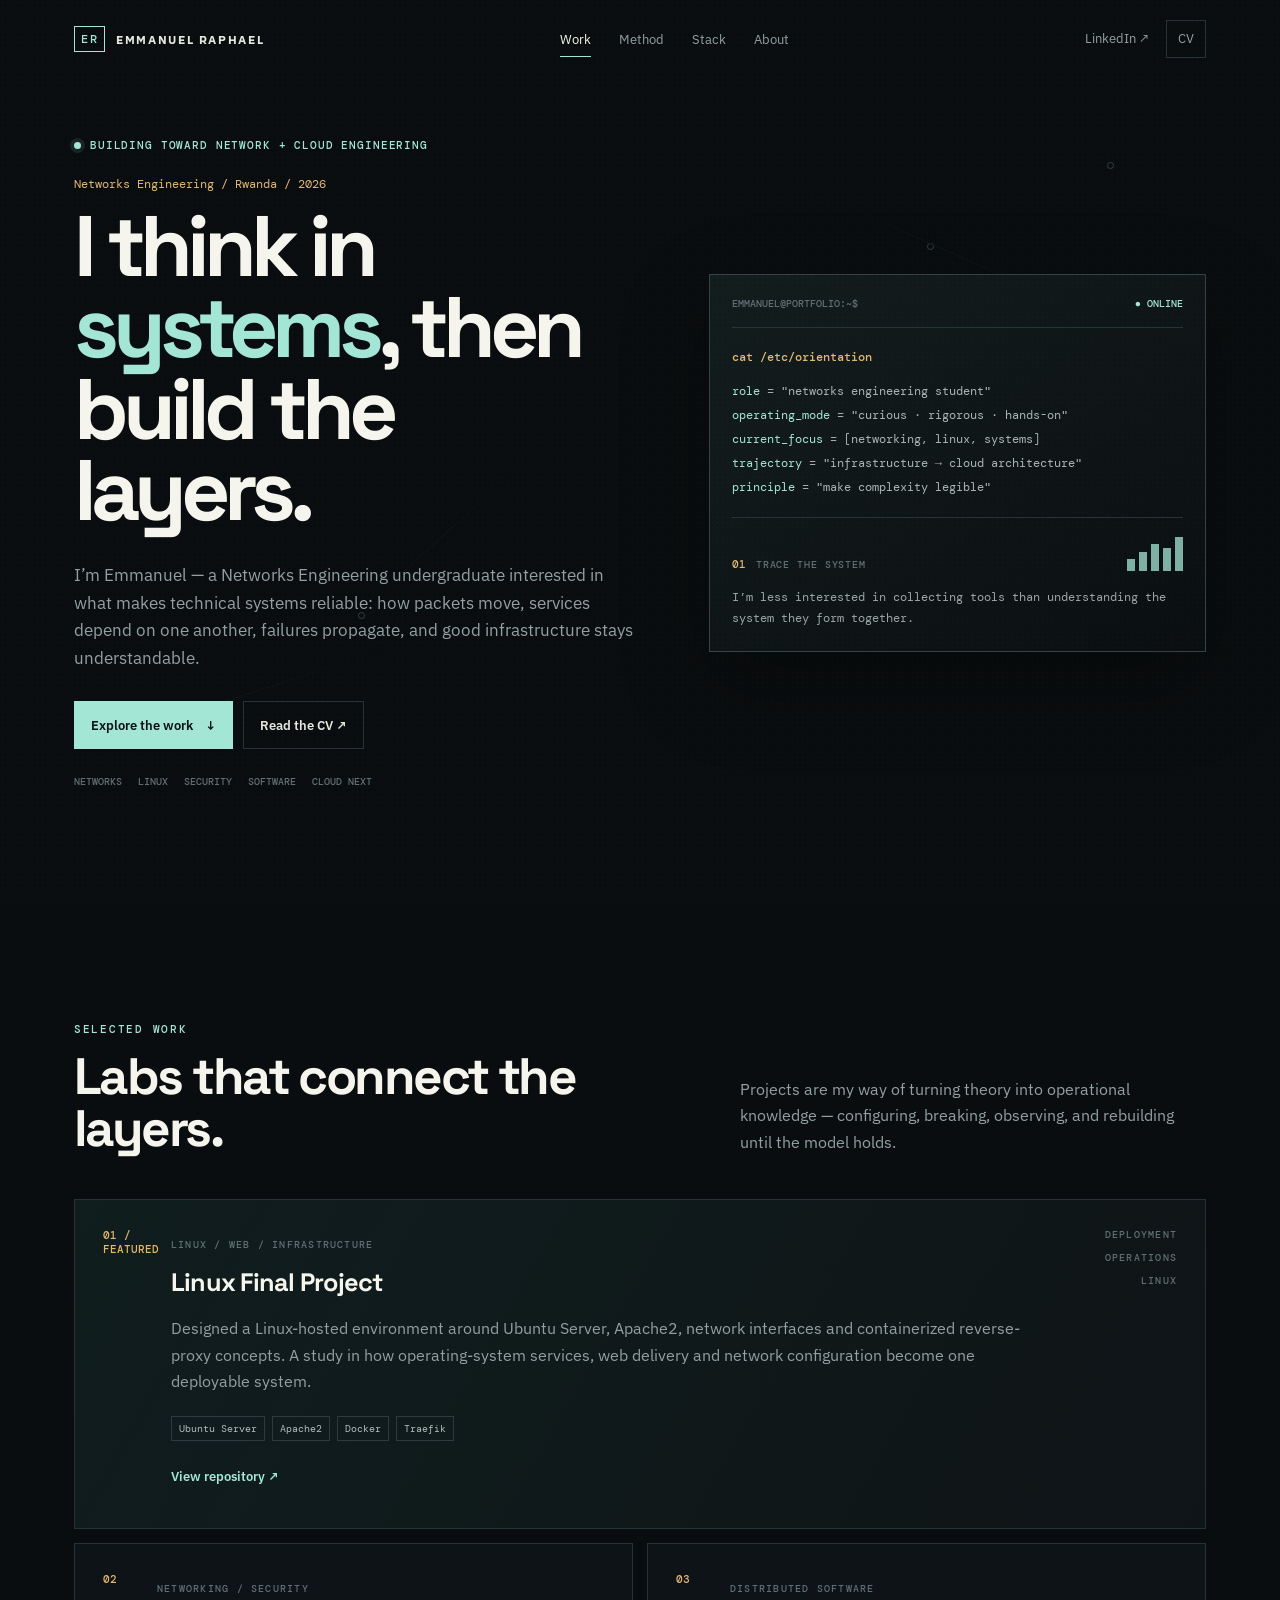
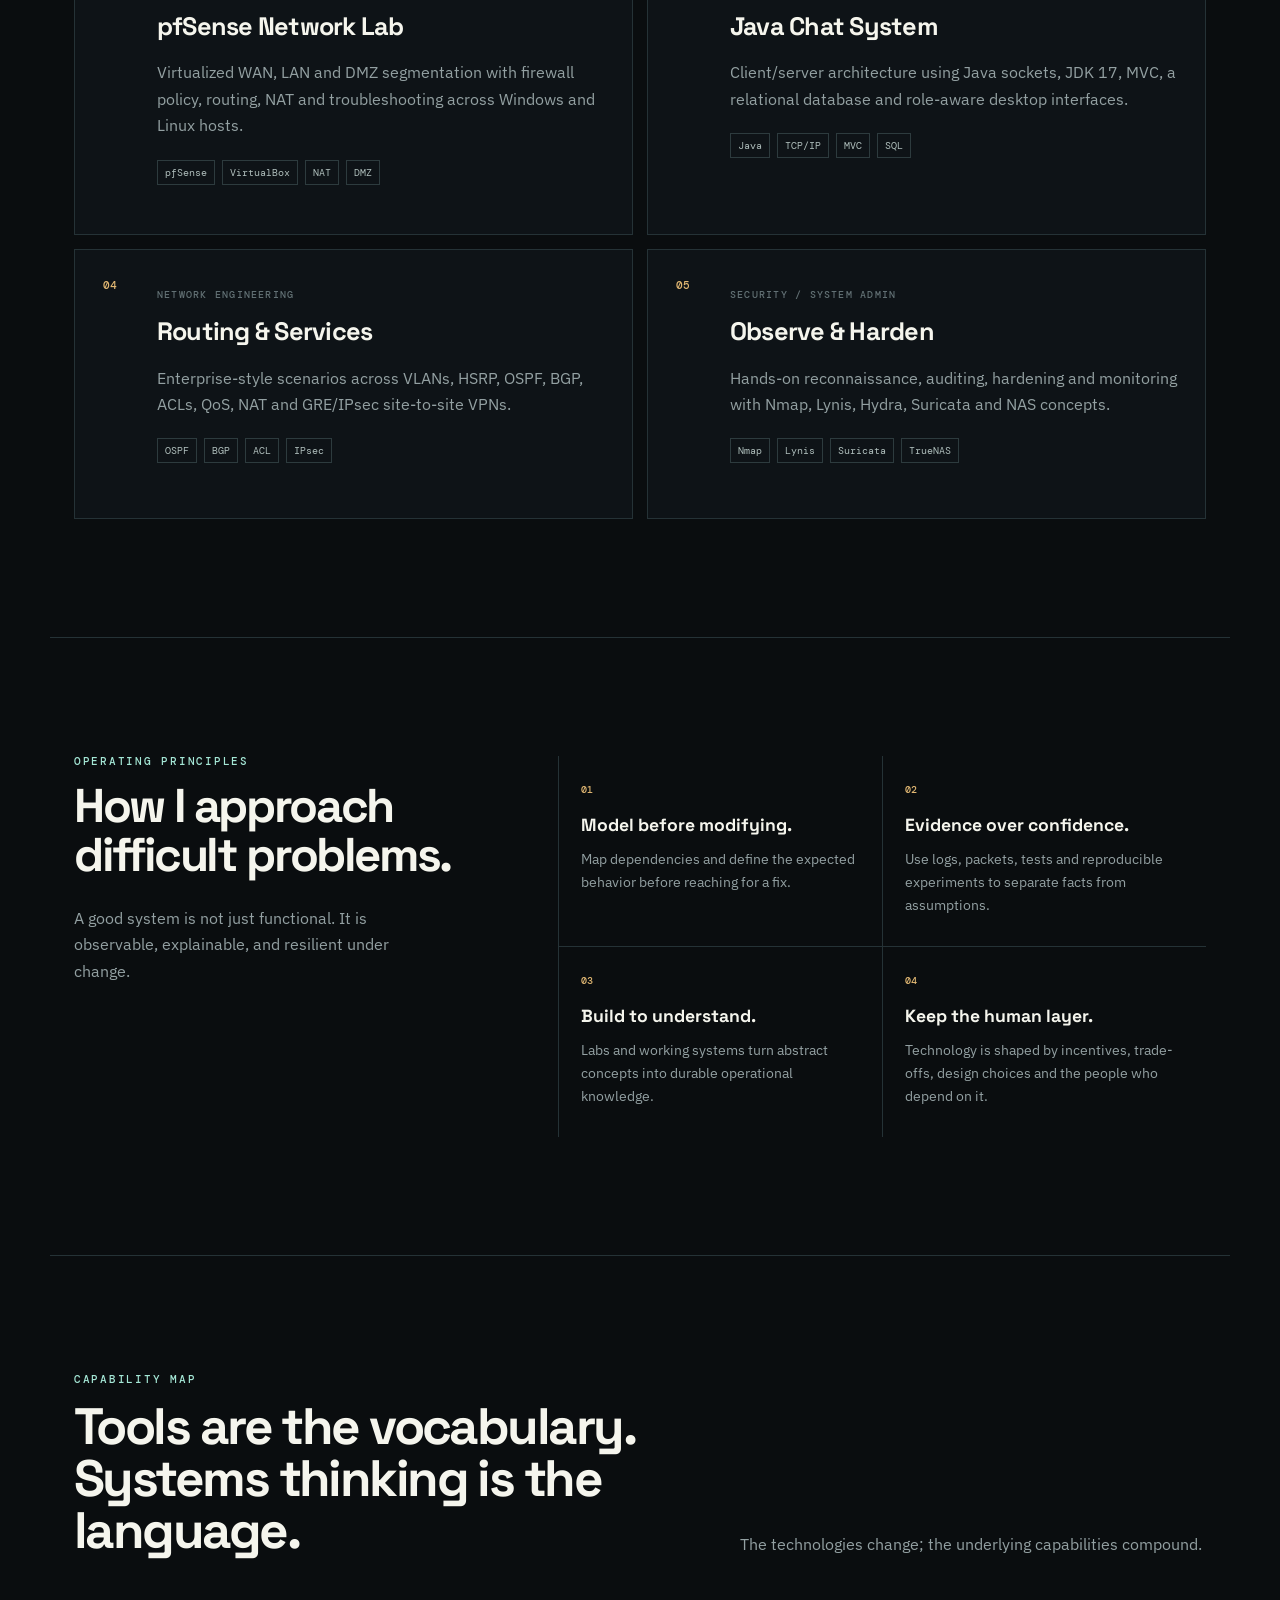
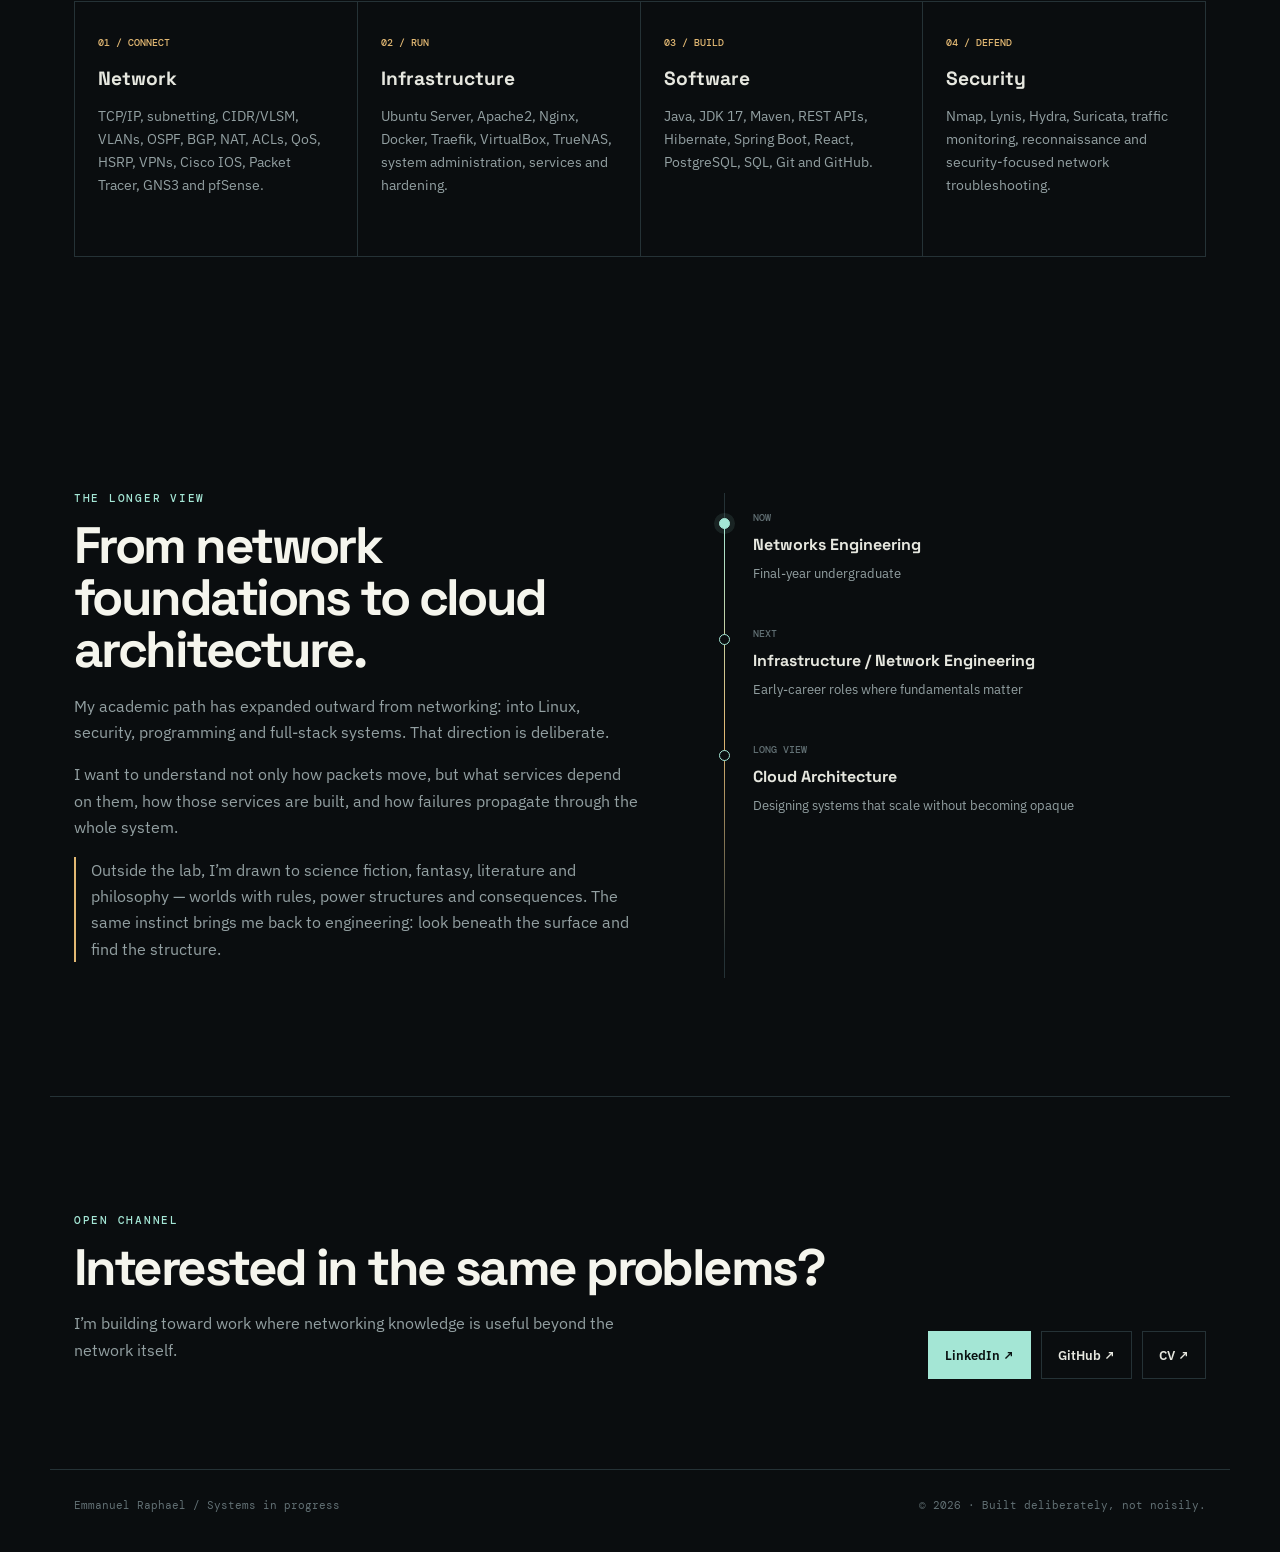
<file: index.html>
<!DOCTYPE html>
<html lang="en">
<head>
  <meta charset="utf-8">
  <meta name="viewport" content="width=device-width, initial-scale=1">
  <meta name="description" content="Emmanuel Raphael — Networks Engineering undergraduate building reliable systems across networking, Linux, cloud and software.">
  <title>Emmanuel Raphael — Systems, Networks & Cloud</title>
  <link rel="preconnect" href="https://fonts.googleapis.com">
  <link rel="preconnect" href="https://fonts.gstatic.com" crossorigin>
  <link href="https://fonts.googleapis.com/css2?family=DM+Mono:wght@400;500&family=IBM+Plex+Sans:wght@400;500;600;700&family=Space+Grotesk:wght@500;600;700&display=swap" rel="stylesheet">
  <link rel="stylesheet" href="style.css">
</head>
<body>
  <div class="grain" aria-hidden="true"></div>
  <div class="topology" aria-hidden="true"><span class="node n1"></span><span class="node n2"></span><span class="node n3"></span><span class="node n4"></span><span class="node n5"></span><span class="line l1"></span><span class="line l2"></span><span class="line l3"></span><span class="line l4"></span></div>

  <header class="site-header">
    <a class="brand" href="#top" aria-label="Emmanuel Raphael home"><span class="brand-mark">ER</span><span>EMMANUEL RAPHAEL</span></a>
    <nav aria-label="Primary navigation"><a href="#work">Work</a><a href="#method">Method</a><a href="#stack">Stack</a><a href="#about">About</a></nav>
    <div class="header-links"><a href="https://www.linkedin.com/in/emmanuel-kur/" target="_blank" rel="noreferrer">LinkedIn ↗</a><a class="header-cv" href="cv.html">CV</a></div>
  </header>

  <main id="top">
    <section class="hero section">
      <div class="hero-copy">
        <div class="status-line"><span class="status-dot"></span><span>BUILDING TOWARD NETWORK + CLOUD ENGINEERING</span></div>
        <p class="hero-kicker">Networks Engineering / Rwanda / 2026</p>
        <h1>I think in <em>systems</em>, then build the layers.</h1>
        <p class="hero-text">I’m Emmanuel — a Networks Engineering undergraduate interested in what makes technical systems reliable: how packets move, services depend on one another, failures propagate, and good infrastructure stays understandable.</p>
        <div class="hero-actions"><a class="button primary" href="#work">Explore the work <span>↓</span></a><a class="button secondary" href="cv.html">Read the CV ↗</a></div>
        <div class="hero-meta"><span>NETWORKS</span><span>LINUX</span><span>SECURITY</span><span>SOFTWARE</span><span>CLOUD NEXT</span></div>
      </div>
      <aside class="hero-console" aria-label="Current orientation">
        <div class="console-top"><span>EMMANUEL@PORTFOLIO:~$</span><span class="console-live">● ONLINE</span></div>
        <div class="console-command">cat /etc/orientation</div>
        <div class="console-output"><p><b>role</b> = "networks engineering student"</p><p><b>operating_mode</b> = "curious · rigorous · hands-on"</p><p><b>current_focus</b> = [networking, linux, systems]</p><p><b>trajectory</b> = "infrastructure → cloud architecture"</p><p><b>principle</b> = "make complexity legible"</p></div>
        <div class="console-divider"></div>
        <div class="layer-map"><div class="layer-label"><span>01</span><small>TRACE THE SYSTEM</small></div><div class="layer-bars"><i></i><i></i><i></i><i></i><i></i></div></div>
        <p class="console-note">I’m less interested in collecting tools than understanding the system they form together.</p>
      </aside>
    </section>

    <section id="work" class="section work-section">
      <div class="section-heading"><div><p class="eyebrow">SELECTED WORK</p><h2>Labs that connect the layers.</h2></div><p>Projects are my way of turning theory into operational knowledge — configuring, breaking, observing, and rebuilding until the model holds.</p></div>
      <div class="project-grid">
        <article class="project-card feature"><div class="project-index">01 / FEATURED</div><div class="project-main"><p class="project-type">LINUX / WEB / INFRASTRUCTURE</p><h3>Linux Final Project</h3><p>Designed a Linux-hosted environment around Ubuntu Server, Apache2, network interfaces and containerized reverse-proxy concepts. A study in how operating-system services, web delivery and network configuration become one deployable system.</p><div class="tags"><span>Ubuntu Server</span><span>Apache2</span><span>Docker</span><span>Traefik</span></div><a class="text-link" href="https://github.com/Immanuel23rd/Linux_Final_Project" target="_blank" rel="noreferrer">View repository ↗</a></div><div class="project-aside"><span>DEPLOYMENT</span><span>OPERATIONS</span><span>LINUX</span></div></article>
        <article class="project-card"><div class="project-index">02</div><div class="project-main"><p class="project-type">NETWORKING / SECURITY</p><h3>pfSense Network Lab</h3><p>Virtualized WAN, LAN and DMZ segmentation with firewall policy, routing, NAT and troubleshooting across Windows and Linux hosts.</p><div class="tags"><span>pfSense</span><span>VirtualBox</span><span>NAT</span><span>DMZ</span></div></div></article>
        <article class="project-card"><div class="project-index">03</div><div class="project-main"><p class="project-type">DISTRIBUTED SOFTWARE</p><h3>Java Chat System</h3><p>Client/server architecture using Java sockets, JDK 17, MVC, a relational database and role-aware desktop interfaces.</p><div class="tags"><span>Java</span><span>TCP/IP</span><span>MVC</span><span>SQL</span></div></div></article>
        <article class="project-card"><div class="project-index">04</div><div class="project-main"><p class="project-type">NETWORK ENGINEERING</p><h3>Routing &amp; Services</h3><p>Enterprise-style scenarios across VLANs, HSRP, OSPF, BGP, ACLs, QoS, NAT and GRE/IPsec site-to-site VPNs.</p><div class="tags"><span>OSPF</span><span>BGP</span><span>ACL</span><span>IPsec</span></div></div></article>
        <article class="project-card"><div class="project-index">05</div><div class="project-main"><p class="project-type">SECURITY / SYSTEM ADMIN</p><h3>Observe &amp; Harden</h3><p>Hands-on reconnaissance, auditing, hardening and monitoring with Nmap, Lynis, Hydra, Suricata and NAS concepts.</p><div class="tags"><span>Nmap</span><span>Lynis</span><span>Suricata</span><span>TrueNAS</span></div></div></article>
      </div>
    </section>

    <section id="method" class="section method-section"><div class="method-intro"><p class="eyebrow">OPERATING PRINCIPLES</p><h2>How I approach difficult problems.</h2><p class="method-summary">A good system is not just functional. It is observable, explainable, and resilient under change.</p></div><div class="method-grid"><div class="method-card"><span>01</span><h3>Model before modifying.</h3><p>Map dependencies and define the expected behavior before reaching for a fix.</p></div><div class="method-card"><span>02</span><h3>Evidence over confidence.</h3><p>Use logs, packets, tests and reproducible experiments to separate facts from assumptions.</p></div><div class="method-card"><span>03</span><h3>Build to understand.</h3><p>Labs and working systems turn abstract concepts into durable operational knowledge.</p></div><div class="method-card"><span>04</span><h3>Keep the human layer.</h3><p>Technology is shaped by incentives, trade-offs, design choices and the people who depend on it.</p></div></div></section>

    <section id="stack" class="section stack-section"><div class="section-heading"><div><p class="eyebrow">CAPABILITY MAP</p><h2>Tools are the vocabulary. Systems thinking is the language.</h2></div><p>The technologies change; the underlying capabilities compound.</p></div><div class="skill-grid"><div class="skill-block"><span>01 / CONNECT</span><h3>Network</h3><p>TCP/IP, subnetting, CIDR/VLSM, VLANs, OSPF, BGP, NAT, ACLs, QoS, HSRP, VPNs, Cisco IOS, Packet Tracer, GNS3 and pfSense.</p></div><div class="skill-block"><span>02 / RUN</span><h3>Infrastructure</h3><p>Ubuntu Server, Apache2, Nginx, Docker, Traefik, VirtualBox, TrueNAS, system administration, services and hardening.</p></div><div class="skill-block"><span>03 / BUILD</span><h3>Software</h3><p>Java, JDK 17, Maven, REST APIs, Hibernate, Spring Boot, React, PostgreSQL, SQL, Git and GitHub.</p></div><div class="skill-block"><span>04 / DEFEND</span><h3>Security</h3><p>Nmap, Lynis, Hydra, Suricata, traffic monitoring, reconnaissance and security-focused network troubleshooting.</p></div></div></section>

    <section id="about" class="section about-section"><div class="about-copy"><p class="eyebrow">THE LONGER VIEW</p><h2>From network foundations to cloud architecture.</h2><p>My academic path has expanded outward from networking: into Linux, security, programming and full-stack systems. That direction is deliberate.</p><p>I want to understand not only how packets move, but what services depend on them, how those services are built, and how failures propagate through the whole system.</p><p class="aside-line">Outside the lab, I’m drawn to science fiction, fantasy, literature and philosophy — worlds with rules, power structures and consequences. The same instinct brings me back to engineering: look beneath the surface and find the structure.</p></div><div class="trajectory"><div class="trajectory-line"></div><div class="trajectory-step active"><span>NOW</span><strong>Networks Engineering</strong><p>Final-year undergraduate</p></div><div class="trajectory-step"><span>NEXT</span><strong>Infrastructure / Network Engineering</strong><p>Early-career roles where fundamentals matter</p></div><div class="trajectory-step"><span>LONG VIEW</span><strong>Cloud Architecture</strong><p>Designing systems that scale without becoming opaque</p></div></div></section>

    <section id="contact" class="section contact-section"><div><p class="eyebrow">OPEN CHANNEL</p><h2>Interested in the same problems?</h2><p>I’m building toward work where networking knowledge is useful beyond the network itself.</p></div><div class="contact-actions"><a class="button primary" href="https://www.linkedin.com/in/emmanuel-kur/" target="_blank" rel="noreferrer">LinkedIn ↗</a><a class="button secondary" href="https://github.com/Immanuel23rd" target="_blank" rel="noreferrer">GitHub ↗</a><a class="button secondary" href="cv.html">CV ↗</a></div></section>
  </main>
  <footer><span>Emmanuel Raphael / Systems in progress</span><span>© <span data-year>2026</span> · Built deliberately, not noisily.</span></footer>
  <script src="script.js"></script>
</body>
</html>
</file>
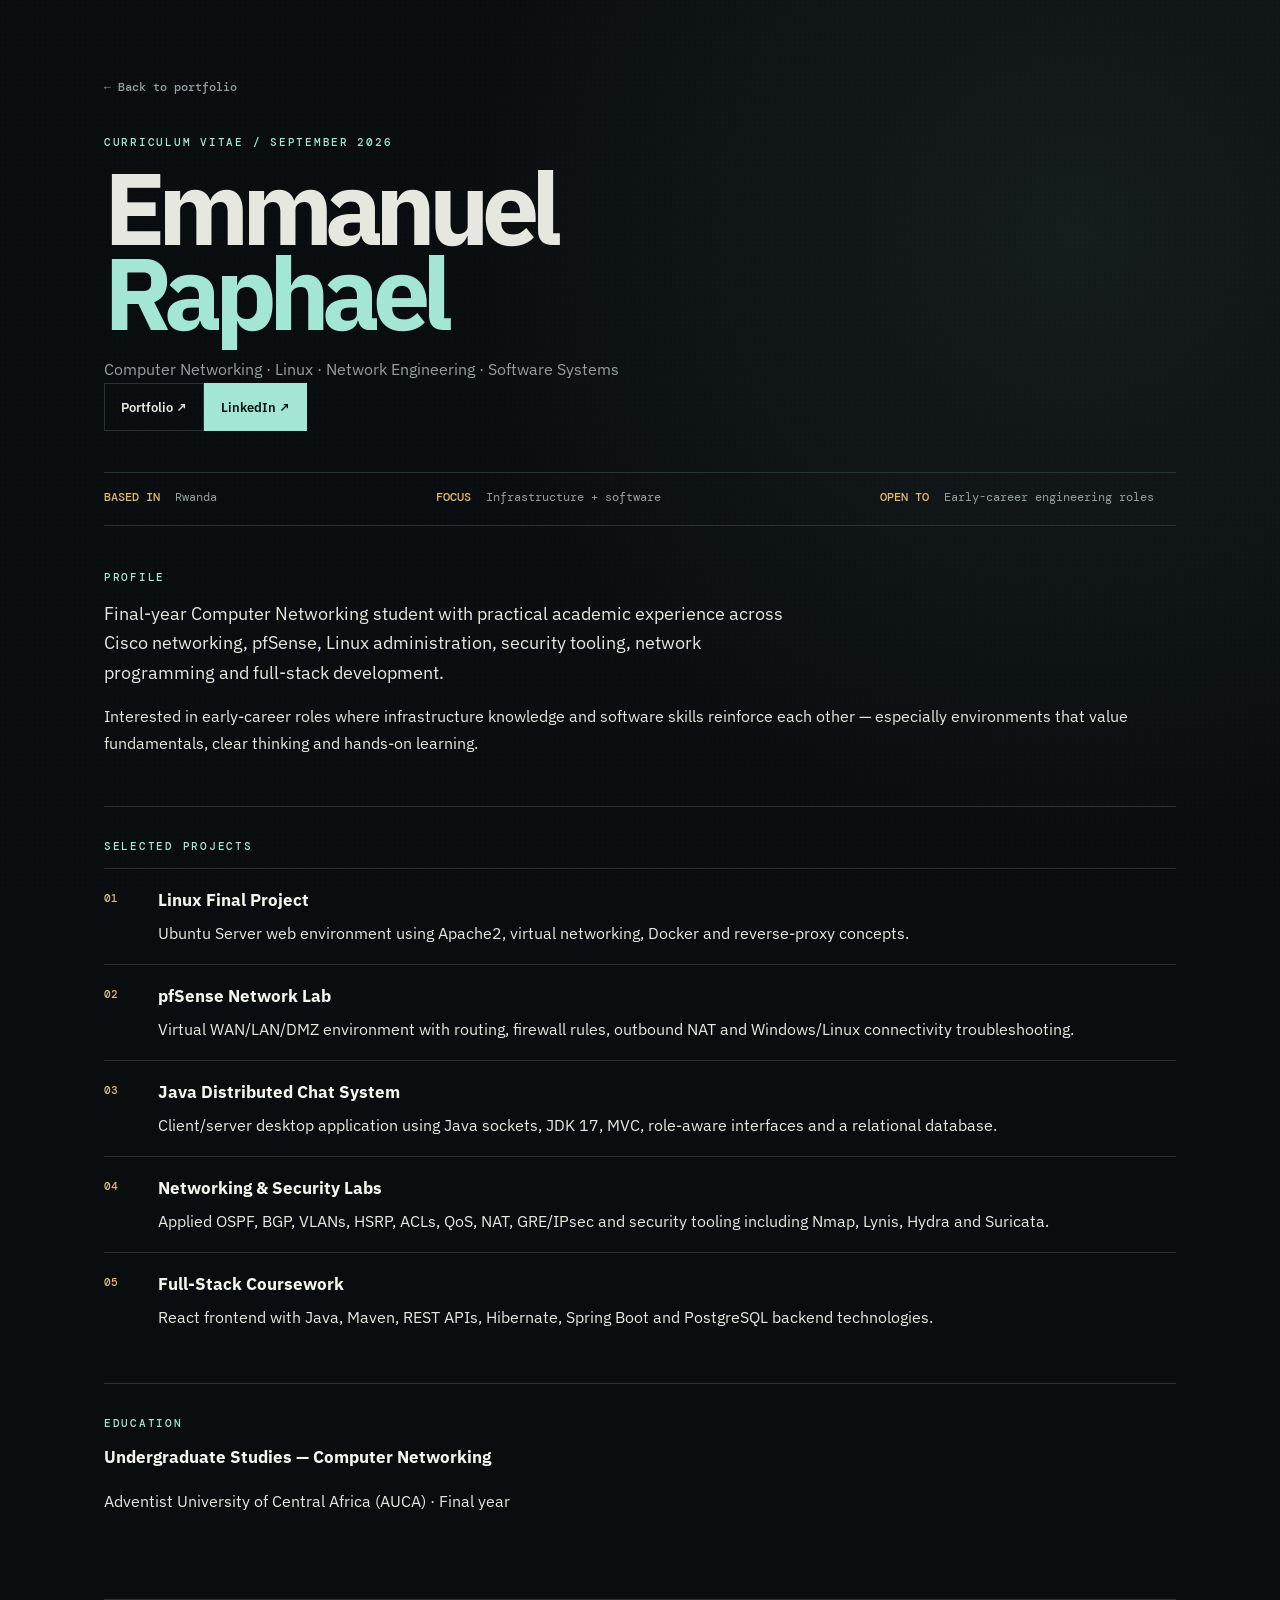
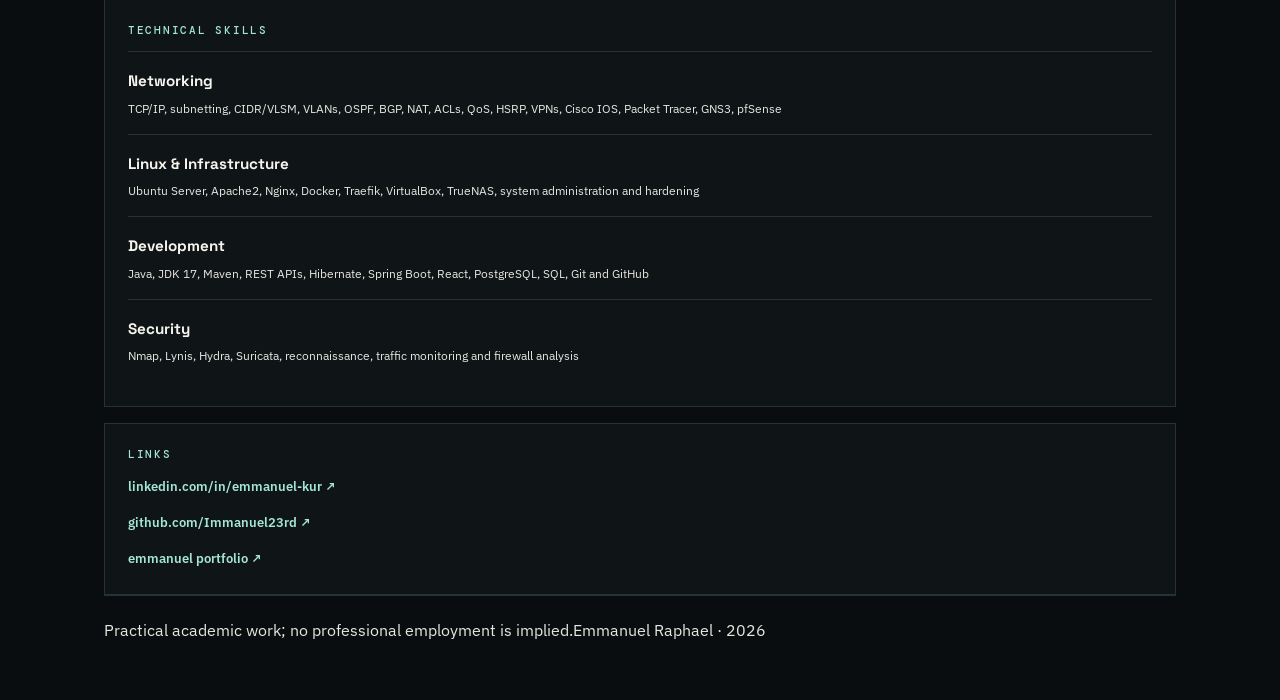
<file: cv.html>
<!DOCTYPE html>
<html lang="en">
<head>
  <meta charset="utf-8">
  <meta name="viewport" content="width=device-width, initial-scale=1">
  <meta name="description" content="Emmanuel Raphael — Computer Networking, Linux, network engineering and software systems CV.">
  <title>Emmanuel Raphael — CV</title>
  <link rel="preconnect" href="https://fonts.googleapis.com">
  <link rel="preconnect" href="https://fonts.gstatic.com" crossorigin>
  <link href="https://fonts.googleapis.com/css2?family=DM+Mono:wght@400;500&family=IBM+Plex+Sans:wght@400;500;600;700&family=Space+Grotesk:wght@500;600;700&display=swap" rel="stylesheet">
  <link rel="stylesheet" href="style.css">
</head>
<body class="cv-body">
  <div class="grain" aria-hidden="true"></div>
  <main class="section cv-page">
    <div class="cv-top">
      <div class="cv-heading">
        <a class="cv-back" href="index.html">← Back to portfolio</a>
        <p class="eyebrow">CURRICULUM VITAE / SEPTEMBER 2026</p>
        <h1>Emmanuel<br><span>Raphael</span></h1>
        <p class="cv-sub">Computer Networking · Linux · Network Engineering · Software Systems</p>
      </div>
      <div class="cv-actions"><a class="button secondary" href="index.html">Portfolio ↗</a><a class="button primary" href="https://www.linkedin.com/in/emmanuel-kur/" target="_blank" rel="noreferrer">LinkedIn ↗</a></div>
    </div>

    <div class="cv-contact-strip"><span><b>BASED IN</b> Rwanda</span><span><b>FOCUS</b> Infrastructure + software</span><span><b>OPEN TO</b> Early-career engineering roles</span></div>

    <div class="cv-grid">
      <section class="cv-main-column">
        <div class="cv-block cv-profile"><p class="eyebrow">PROFILE</p><p class="cv-lead">Final-year Computer Networking student with practical academic experience across Cisco networking, pfSense, Linux administration, security tooling, network programming and full-stack development.</p><p class="cv-muted">Interested in early-career roles where infrastructure knowledge and software skills reinforce each other — especially environments that value fundamentals, clear thinking and hands-on learning.</p></div>
        <div class="cv-block"><p class="eyebrow">SELECTED PROJECTS</p><div class="cv-project"><div class="cv-project-number">01</div><div><h3>Linux Final Project</h3><p class="cv-muted">Ubuntu Server web environment using Apache2, virtual networking, Docker and reverse-proxy concepts.</p></div></div><div class="cv-project"><div class="cv-project-number">02</div><div><h3>pfSense Network Lab</h3><p class="cv-muted">Virtual WAN/LAN/DMZ environment with routing, firewall rules, outbound NAT and Windows/Linux connectivity troubleshooting.</p></div></div><div class="cv-project"><div class="cv-project-number">03</div><div><h3>Java Distributed Chat System</h3><p class="cv-muted">Client/server desktop application using Java sockets, JDK 17, MVC, role-aware interfaces and a relational database.</p></div></div><div class="cv-project"><div class="cv-project-number">04</div><div><h3>Networking &amp; Security Labs</h3><p class="cv-muted">Applied OSPF, BGP, VLANs, HSRP, ACLs, QoS, NAT, GRE/IPsec and security tooling including Nmap, Lynis, Hydra and Suricata.</p></div></div><div class="cv-project"><div class="cv-project-number">05</div><div><h3>Full-Stack Coursework</h3><p class="cv-muted">React frontend with Java, Maven, REST APIs, Hibernate, Spring Boot and PostgreSQL backend technologies.</p></div></div></div>
        <div class="cv-block"><p class="eyebrow">EDUCATION</p><h3>Undergraduate Studies — Computer Networking</h3><p class="cv-muted">Adventist University of Central Africa (AUCA) · Final year</p></div>
      </section>
      <aside class="cv-side-column">
        <div class="cv-side-card"><p class="eyebrow">TECHNICAL SKILLS</p><div class="cv-skill"><strong>Networking</strong><p class="cv-muted">TCP/IP, subnetting, CIDR/VLSM, VLANs, OSPF, BGP, NAT, ACLs, QoS, HSRP, VPNs, Cisco IOS, Packet Tracer, GNS3, pfSense</p></div><div class="cv-skill"><strong>Linux &amp; Infrastructure</strong><p class="cv-muted">Ubuntu Server, Apache2, Nginx, Docker, Traefik, VirtualBox, TrueNAS, system administration and hardening</p></div><div class="cv-skill"><strong>Development</strong><p class="cv-muted">Java, JDK 17, Maven, REST APIs, Hibernate, Spring Boot, React, PostgreSQL, SQL, Git and GitHub</p></div><div class="cv-skill"><strong>Security</strong><p class="cv-muted">Nmap, Lynis, Hydra, Suricata, reconnaissance, traffic monitoring and firewall analysis</p></div></div>
        <div class="cv-side-card cv-links"><p class="eyebrow">LINKS</p><a class="text-link" href="https://www.linkedin.com/in/emmanuel-kur/" target="_blank" rel="noreferrer">linkedin.com/in/emmanuel-kur ↗</a><a class="text-link" href="https://github.com/Immanuel23rd" target="_blank" rel="noreferrer">github.com/Immanuel23rd ↗</a><a class="text-link" href="index.html">emmanuel portfolio ↗</a></div>
      </aside>
    </div>
    <div class="cv-foot"><span>Practical academic work; no professional employment is implied.</span><span>Emmanuel Raphael · 2026</span></div>
  </main>
</body>
</html>
</file>
<file: style.css>
:root{--bg:#0a0d0f;--panel:#101619;--panel2:#131b1d;--text:#e6e7df;--muted:#93a0a2;--faint:#627074;--line:#253236;--cyan:#a4e6d5;--amber:#e2b873;--red:#d97962;--white:#f5f5ed;--max:1180px;--ease:cubic-bezier(.23,1,.32,1)}*{box-sizing:border-box}html{scroll-behavior:smooth}body{margin:0;background:var(--bg);color:var(--text);font-family:'IBM Plex Sans',system-ui,sans-serif;line-height:1.65}a{color:inherit;text-decoration:none}.grain{position:fixed;inset:0;pointer-events:none;opacity:.035;background-image:radial-gradient(rgba(255,255,255,.8) .7px,transparent .7px);background-size:5px 5px;z-index:5}.topology{position:fixed;inset:0;pointer-events:none;opacity:.24;transition:transform .4s var(--ease);z-index:0}.node{position:absolute;width:7px;height:7px;border:1px solid var(--cyan);border-radius:50%;box-shadow:0 0 12px rgba(164,230,213,.3)}.n1{top:18%;right:13%}.n2{top:27%;right:27%}.n3{top:46%;right:10%}.n4{bottom:18%;left:11%}.n5{top:68%;left:28%}.line{position:absolute;height:1px;background:linear-gradient(90deg,transparent,var(--line),transparent);transform-origin:left center}.l1{width:330px;top:21%;right:11%;transform:rotate(24deg)}.l2{width:230px;top:31%;right:11%;transform:rotate(135deg)}.l3{width:260px;bottom:19%;left:11%;transform:rotate(-18deg)}.l4{width:210px;top:68%;left:28%;transform:rotate(-42deg)}.site-header,main,footer{position:relative;z-index:1}.site-header{height:78px;max-width:var(--max);margin:auto;padding:0 24px;display:flex;align-items:center;justify-content:space-between}.brand{display:flex;align-items:center;gap:11px;font-weight:700;letter-spacing:.13em;font-size:.78rem}.brand-mark{font:500 .75rem 'DM Mono',monospace;color:var(--cyan);border:1px solid var(--cyan);padding:4px 6px;transition:transform .25s var(--ease)}.brand:hover .brand-mark{transform:scale(1.1) rotate(-3deg)}.site-header nav{display:flex;gap:28px;color:var(--muted);font-size:.84rem}.site-header nav a,.header-links a{transition:color .2s ease,transform .2s ease}.site-header nav a:hover,.header-links a:hover{color:var(--white);transform:translateY(-1px)}.header-links{display:flex;align-items:center;gap:16px;color:var(--muted);font-size:.8rem}.header-cv{border:1px solid var(--line);padding:7px 11px;transition:border-color .2s ease,background .2s ease}.header-cv:hover{border-color:var(--cyan);background:rgba(164,230,213,.06)}.section{max-width:var(--max);margin:auto;padding:118px 24px}.hero{min-height:calc(100vh - 78px);display:grid;grid-template-columns:1.06fr .94fr;gap:74px;align-items:center;padding-top:60px}.status-line{display:flex;align-items:center;gap:9px;color:var(--cyan);font:500 .67rem 'DM Mono',monospace;letter-spacing:.08em;margin-bottom:24px}.status-dot{width:7px;height:7px;border-radius:50%;background:var(--cyan);box-shadow:0 0 0 4px rgba(164,230,213,.1);animation:pulse 2.3s infinite}.hero-kicker{font:400 .76rem 'DM Mono',monospace;color:var(--amber);margin:0 0 14px}.hero h1{font-family:'Space Grotesk',sans-serif;font-size:clamp(3.5rem,6.7vw,6.7rem);line-height:.95;letter-spacing:-.07em;max-width:750px;margin:0 0 30px;color:var(--white)}.hero h1 em{font-style:normal;color:var(--cyan)}.hero-text{max-width:660px;color:var(--muted);font-size:1.05rem}.hero-actions,.contact-actions{display:flex;flex-wrap:wrap;gap:10px;margin-top:28px}.button{display:inline-flex;align-items:center;gap:12px;justify-content:center;padding:12px 16px;border:1px solid var(--line);font-size:.84rem;font-weight:600;cursor:pointer;transition:transform .2s var(--ease),border-color .2s ease,background .2s ease,box-shadow .2s ease}.button:hover,.button:focus-visible{transform:translateY(-3px);border-color:rgba(164,230,213,.55);box-shadow:0 13px 30px rgba(0,0,0,.22);outline:none}.button:active{transform:scale(.97)}.button.primary{background:var(--cyan);color:#0a1212;border-color:var(--cyan)}.button.primary:hover{box-shadow:0 14px 35px rgba(164,230,213,.15)}.button.secondary{background:transparent}.hero-meta{display:flex;gap:16px;flex-wrap:wrap;color:var(--faint);font:500 .64rem 'DM Mono',monospace;margin-top:26px}.hero-console{background:linear-gradient(145deg,rgba(20,30,31,.96),rgba(11,15,17,.96));border:1px solid #334447;padding:22px;box-shadow:0 30px 80px rgba(0,0,0,.33);transition:transform .35s var(--ease),box-shadow .35s ease}.hero-console:hover{transform:translateY(-6px);box-shadow:0 38px 90px rgba(0,0,0,.42)}.console-top{display:flex;justify-content:space-between;color:var(--faint);font:500 .65rem 'DM Mono',monospace;padding-bottom:17px;border-bottom:1px solid var(--line)}.console-live{color:var(--cyan)}.console-command{color:var(--amber);font:500 .78rem 'DM Mono',monospace;padding:21px 0 14px}.console-output{font:400 .75rem/2 'DM Mono',monospace;color:#a9b6b4}.console-output p{margin:0}.console-output b{color:var(--cyan);font-weight:400}.console-divider{height:1px;background:var(--line);margin:18px 0}.layer-map{display:flex;justify-content:space-between;align-items:end}.layer-label{display:flex;gap:10px;align-items:baseline}.layer-label span{color:var(--amber);font:500 .7rem 'DM Mono',monospace}.layer-label small{color:var(--faint);font:500 .62rem 'DM Mono',monospace;letter-spacing:.09em}.layer-bars{display:flex;align-items:end;gap:4px;height:35px}.layer-bars i{display:block;width:8px;background:var(--cyan);opacity:.75}.layer-bars i:nth-child(1){height:12px}.layer-bars i:nth-child(2){height:19px}.layer-bars i:nth-child(3){height:27px}.layer-bars i:nth-child(4){height:23px}.layer-bars i:nth-child(5){height:34px}.console-note{font:400 .78rem/1.7 'DM Mono',monospace;color:#9aa7a6;margin:16px 0 0}.section-heading{display:grid;grid-template-columns:1.13fr .87fr;gap:60px;align-items:end;margin-bottom:44px}.eyebrow{font:500 .68rem/1 'DM Mono',monospace;letter-spacing:.16em;color:var(--cyan);margin:0 0 16px}.section-heading h2,.method-intro h2,.about-copy h2,.contact-section h2{font-family:'Space Grotesk',sans-serif;font-size:clamp(2.3rem,4vw,4rem);line-height:1.02;letter-spacing:-.05em;margin:0;color:var(--white)}.section-heading>p{color:var(--muted);margin:0;max-width:500px}.project-grid{display:grid;grid-template-columns:repeat(2,1fr);gap:14px}.project-card{background:rgba(16,22,25,.85);border:1px solid var(--line);padding:28px;display:grid;grid-template-columns:36px 1fr;gap:18px;min-height:270px;transition:transform .28s var(--ease),border-color .28s ease,box-shadow .28s ease}.project-card:hover{transform:translateY(-5px);border-color:rgba(164,230,213,.32);box-shadow:0 18px 45px rgba(0,0,0,.22)}.project-card.feature{grid-column:1/-1;grid-template-columns:50px 1fr 120px;min-height:330px;background:linear-gradient(120deg,rgba(17,31,31,.95),rgba(16,22,25,.86))}.project-index{font:500 .69rem 'DM Mono',monospace;color:var(--amber)}.project-type,.project-aside{font:500 .64rem 'DM Mono',monospace;letter-spacing:.12em;color:var(--faint)}.project-card h3{font-family:'Space Grotesk',sans-serif;font-size:1.58rem;letter-spacing:-.03em;margin:0 0 12px;color:var(--white);transition:color .2s ease}.project-card:hover h3{color:var(--cyan)}.project-card p:not(.project-type){color:var(--muted);margin:0}.project-aside{display:flex;flex-direction:column;align-items:flex-end;gap:10px}.tags{display:flex;flex-wrap:wrap;gap:7px;margin:21px 0}.tags span{font:400 .63rem 'DM Mono',monospace;color:#b0bfbd;border:1px solid #2d3b3e;padding:5px 7px}.text-link{color:var(--cyan);font-size:.83rem;font-weight:600}.method-section{border-top:1px solid var(--line);border-bottom:1px solid var(--line);display:grid;grid-template-columns:.78fr 1.22fr;gap:70px}.method-intro h2{font-size:clamp(2.1rem,3.7vw,3.7rem)}.method-summary{color:var(--muted);max-width:330px;margin-top:26px}.method-grid{display:grid;grid-template-columns:repeat(2,1fr)}.method-card{padding:18px 22px 28px;border-left:1px solid var(--line);border-top:1px solid var(--line);transition:transform .25s var(--ease),border-color .25s ease,background .25s ease}.method-card:nth-child(-n+2){border-top:0}.method-card:hover{transform:translateY(-3px);border-color:rgba(164,230,213,.28);background:rgba(255,255,255,.015)}.method-card span{font:500 .65rem 'DM Mono',monospace;color:var(--amber)}.method-card h3{font-family:'Space Grotesk',sans-serif;margin:11px 0 8px;font-size:1.1rem;color:var(--white)}.method-card p{color:var(--muted);margin:0;font-size:.88rem}.skill-grid{display:grid;grid-template-columns:repeat(4,1fr);border-top:1px solid var(--line);border-left:1px solid var(--line)}.skill-block{padding:25px 23px;min-height:255px;border-right:1px solid var(--line);border-bottom:1px solid var(--line);transition:transform .25s var(--ease),border-color .25s ease,background .25s ease}.skill-block:hover{transform:translateY(-4px);border-color:rgba(164,230,213,.27);background:rgba(255,255,255,.015)}.skill-block>span{font:500 .64rem 'DM Mono',monospace;color:var(--amber)}.skill-block h3{font-family:'Space Grotesk',sans-serif;font-size:1.2rem;margin:9px 0 11px}.skill-block p{color:var(--muted);margin:0;font-size:.87rem}.about-section{display:grid;grid-template-columns:1.08fr .92fr;gap:85px}.about-copy p:not(.eyebrow){color:var(--muted);max-width:620px}.aside-line{border-left:2px solid var(--amber);padding-left:15px}.trajectory{border-left:1px solid var(--line);padding-left:28px;position:relative}.trajectory-line{position:absolute;left:-1px;top:27px;bottom:28px;width:1px;background:linear-gradient(var(--cyan),var(--amber),transparent)}.trajectory-step{position:relative;padding:18px 0 25px}.trajectory-step:before{content:'';position:absolute;left:-34px;top:25px;width:9px;height:9px;border-radius:50%;border:1px solid var(--cyan);background:var(--bg)}.trajectory-step.active:before{background:var(--cyan);box-shadow:0 0 0 5px rgba(164,230,213,.1)}.trajectory-step span{display:block;color:var(--faint);font:500 .65rem 'DM Mono',monospace;margin-bottom:7px}.trajectory-step strong{font-family:'Space Grotesk',sans-serif}.trajectory-step p{color:var(--muted);font-size:.82rem;margin:4px 0 0}.contact-section{display:flex;align-items:flex-end;justify-content:space-between;border-top:1px solid var(--line);padding-bottom:90px}.contact-section p:not(.eyebrow){color:var(--muted);max-width:560px}.contact-actions{margin-top:0}footer{max-width:var(--max);margin:auto;padding:28px 24px 40px;display:flex;justify-content:space-between;gap:20px;border-top:1px solid var(--line);color:var(--faint);font:400 .67rem 'DM Mono',monospace}@keyframes pulse{0%,100%{opacity:1;transform:scale(1)}50%{opacity:.45;transform:scale(.8)}}@media(max-width:920px){.hero,.method-section,.about-section,.contact-section{grid-template-columns:1fr}.hero-console{max-width:680px}.section-heading{grid-template-columns:1fr;gap:22px}.skill-grid{grid-template-columns:repeat(2,1fr)}.project-card.feature{grid-template-columns:50px 1fr}.project-aside{display:none}.contact-actions{margin-top:25px}}@media(max-width:650px){.site-header nav,.header-links>a:first-child{display:none}.site-header{padding:0 18px}.section{padding:82px 18px}.hero{padding-top:45px}.hero h1{font-size:3.3rem}.project-grid,.method-grid,.skill-grid{grid-template-columns:1fr}.project-card,.project-card.feature{grid-template-columns:36px 1fr;min-height:0;padding:20px}.project-aside{grid-column:2;display:flex;align-items:flex-start;flex-direction:row;flex-wrap:wrap}.method-grid .method-card:nth-child(2){border-top:1px solid var(--line)}footer{flex-direction:column}.hero-meta{gap:10px}.console-output{font-size:.65rem}}@media(prefers-reduced-motion:reduce){html{scroll-behavior:auto}.status-dot{animation:none}.hero-console,.project-card,.method-card,.skill-block,.button,.topology{transition:none!important}}


/* Interaction layer */
.page-progress{position:fixed;z-index:10;top:0;left:0;width:var(--scroll-progress,0%);height:2px;background:var(--cyan);box-shadow:0 0 16px rgba(164,230,213,.55);pointer-events:none;transition:width .12s linear}.site-header nav a{position:relative;padding:7px 0}.site-header nav a:after{content:'';position:absolute;left:0;right:100%;bottom:0;height:1px;background:var(--cyan);transition:right .25s var(--ease)}.site-header nav a:hover:after,.site-header nav a.is-active:after{right:0}.site-header nav a.is-active{color:var(--white)}.reveal-item{opacity:0;transform:translateY(24px);transition:opacity .7s var(--ease) var(--reveal-delay),transform .7s var(--ease) var(--reveal-delay)}.reveal-item.is-visible{opacity:1;transform:translateY(0)}.project-card,.method-card,.skill-block{transform:perspective(900px) rotateX(0) rotateY(0) translateY(0);transform-style:preserve-3d}.project-card.is-tilting,.method-card.is-tilting,.skill-block.is-tilting{transform:perspective(900px) rotateX(var(--tilt-x)) rotateY(var(--tilt-y)) translateY(-6px)}.project-card:before,.method-card:before,.skill-block:before{content:'';position:absolute;inset:0;pointer-events:none;opacity:0;background:radial-gradient(circle at var(--spot-x,50%) var(--spot-y,50%),rgba(164,230,213,.12),transparent 32%);transition:opacity .25s ease}.project-card:hover:before,.method-card:hover:before,.skill-block:hover:before{opacity:1}.project-card,.method-card,.skill-block{position:relative;overflow:hidden}.console-live{transition:color .25s ease,text-shadow .25s ease}.console-live.is-pulsing{color:var(--white);text-shadow:0 0 12px rgba(164,230,213,.85)}.button span{display:inline-block;transition:transform .25s var(--ease)}.button:hover span{transform:translateY(3px)}
@media (max-width:650px){.page-progress{height:1px}.reveal-item{transform:translateY(16px)}.project-card.is-tilting,.method-card.is-tilting,.skill-block.is-tilting{transform:translateY(-4px)}}
@media (prefers-reduced-motion:reduce){.page-progress{transition:none}.reveal-item{opacity:1;transform:none;transition:none}.project-card,.method-card,.skill-block{transform:none!important}.site-header nav a:after{transition:none}.console-live{transition:none}}


/* CV presentation layer */
.cv-body{background:radial-gradient(circle at 84% 10%,rgba(164,230,213,.07),transparent 28%),var(--bg)}.cv-page{max-width:1120px;padding-top:72px;padding-bottom:56px}.cv-top{align-items:flex-end;padding-bottom:38px;border-bottom:1px solid var(--line)}.cv-heading{min-width:0}.cv-back{display:inline-flex;color:var(--muted);font:500 .72rem 'DM Mono',monospace;margin-bottom:42px;transition:color .2s ease,transform .2s var(--ease)}.cv-back:hover{color:var(--cyan);transform:translateX(-4px)}.cv-top h1{font-size:clamp(3.6rem,8vw,7rem);line-height:.83;letter-spacing:-.075em;margin:0 0 23px}.cv-top h1 span{color:var(--cyan)}.cv-sub{font-size:.98rem;color:var(--muted);margin:0}.cv-actions{padding-bottom:3px}.cv-contact-strip{display:flex;gap:0;justify-content:space-between;padding:17px 0 20px;border-bottom:1px solid var(--line);color:var(--muted);font:400 .72rem 'DM Mono',monospace}.cv-contact-strip span{padding-right:22px}.cv-contact-strip b{color:var(--amber);font-weight:500;margin-right:8px}.cv-grid{grid-template-columns:minmax(0,1.35fr) minmax(260px,.65fr);gap:64px;padding-top:46px;align-items:start}.cv-main-column,.cv-side-column{min-width:0}.cv-block{padding-bottom:34px;margin-bottom:34px;border-bottom:1px solid var(--line)}.cv-block:last-child{border-bottom:0}.cv-lead{font-size:1.12rem;line-height:1.65;color:var(--text);margin:0 0 14px;max-width:680px}.cv-block h3{font-size:1.05rem;margin:0;color:var(--white)}.cv-project{display:grid;grid-template-columns:40px minmax(0,1fr);gap:14px;padding:18px 0;border-top:1px solid var(--line);transition:transform .2s var(--ease),padding-left .2s ease}.cv-project:hover{transform:translateX(5px);padding-left:5px}.cv-project:first-of-type{margin-top:4px}.cv-project-number{color:var(--amber);font:500 .68rem 'DM Mono',monospace;padding-top:4px}.cv-project .cv-muted{margin:5px 0 0}.cv-side-column{display:grid;gap:16px}.cv-side-card{background:rgba(16,22,25,.82);border:1px solid var(--line);padding:25px 23px}.cv-skill{padding:15px 0;border-top:1px solid var(--line)}.cv-skill:first-of-type{margin-top:2px}.cv-skill strong{font-family:'Space Grotesk',sans-serif;font-size:.95rem;color:var(--white)}.cv-skill p{font-size:.78rem;line-height:1.6;margin:5px 0 0}.cv-links{display:flex;flex-direction:column;gap:14px}.cv-links .eyebrow{margin-bottom:2px}.cv-foot{margin-top:0;padding-top:21px;border-top:1px solid var(--line)}
@media(max-width:760px){.cv-page{padding-top:42px}.cv-top{display:block}.cv-back{margin-bottom:32px}.cv-actions{margin-top:26px}.cv-contact-strip{display:grid;grid-template-columns:1fr;gap:10px}.cv-contact-strip span{padding:0}.cv-grid{display:block;padding-top:36px}.cv-side-column{margin-top:6px}.cv-block{padding-bottom:28px;margin-bottom:28px}.cv-foot{display:flex;flex-direction:column;gap:7px}}
@media(max-width:460px){.cv-top h1{font-size:3.55rem}.cv-actions .button{width:100%}.cv-project{grid-template-columns:31px minmax(0,1fr);gap:9px}.cv-side-card{padding:21px 18px}}
</file>
